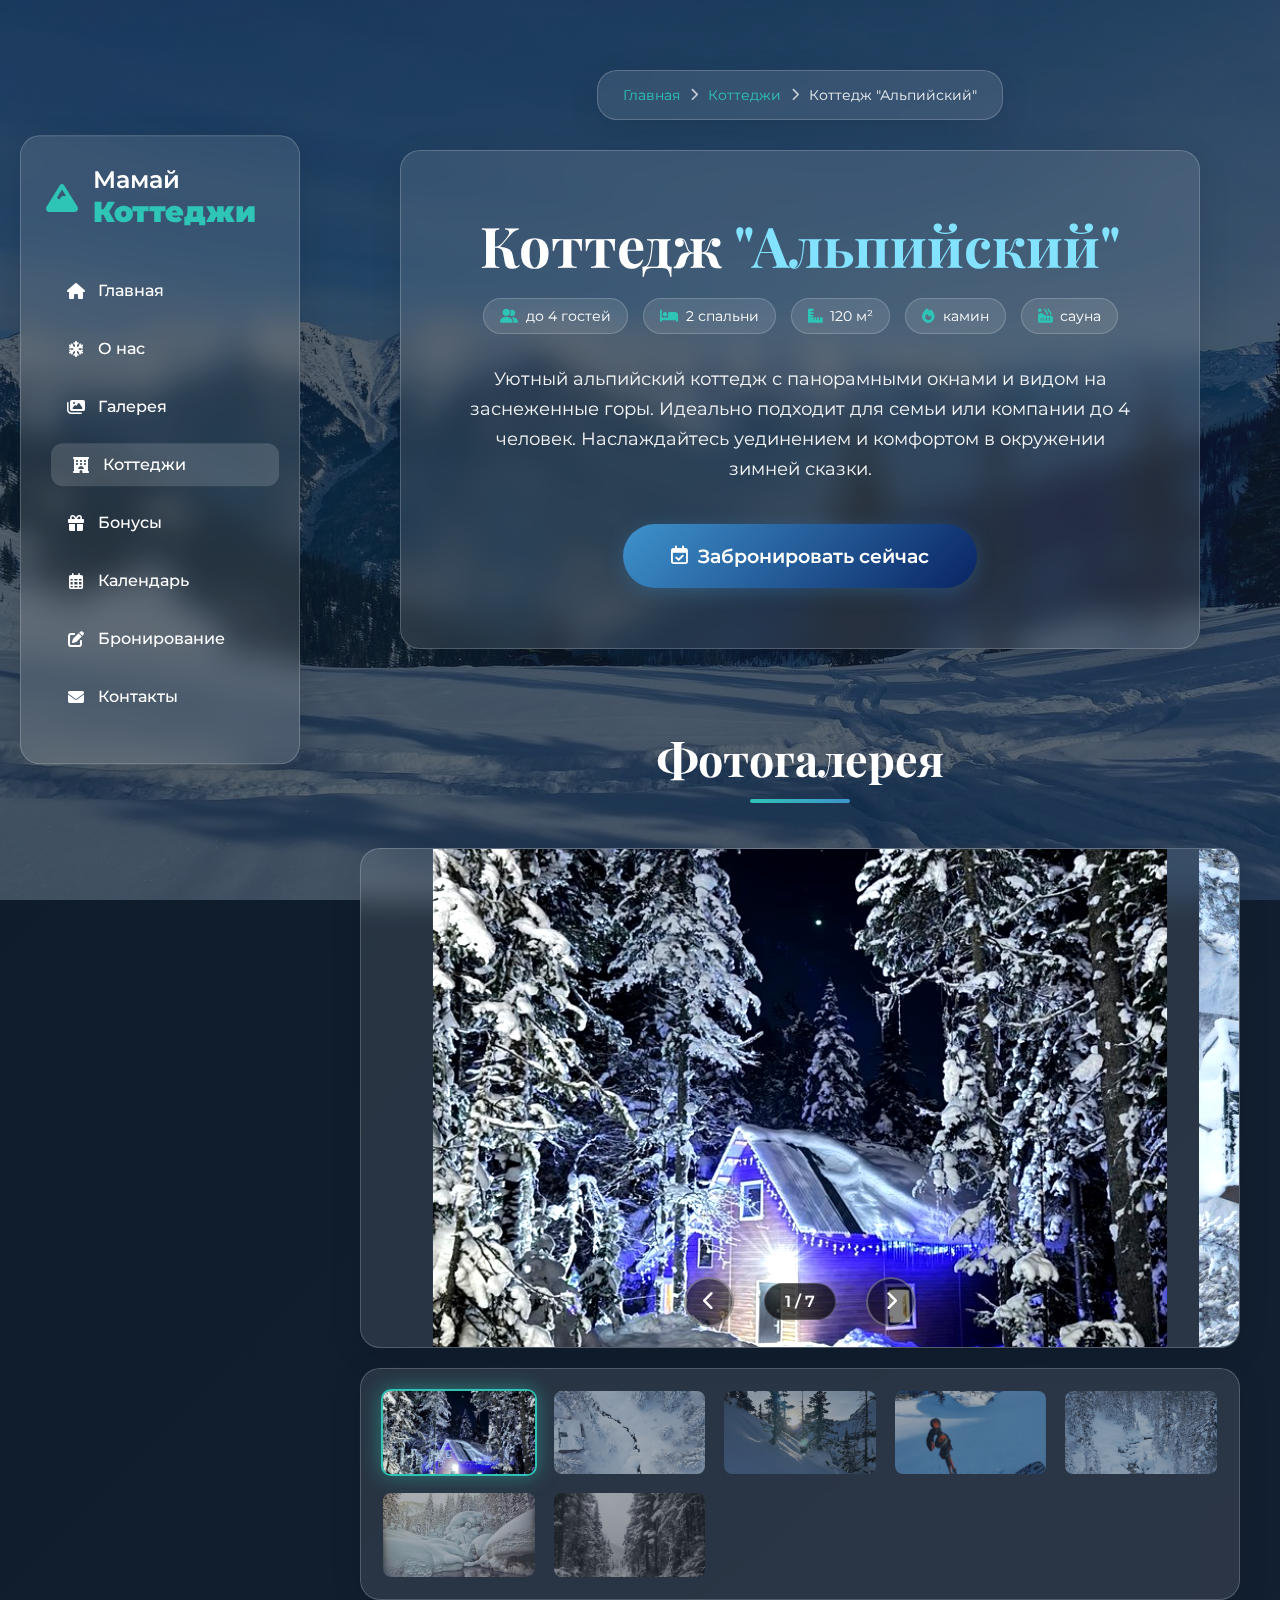
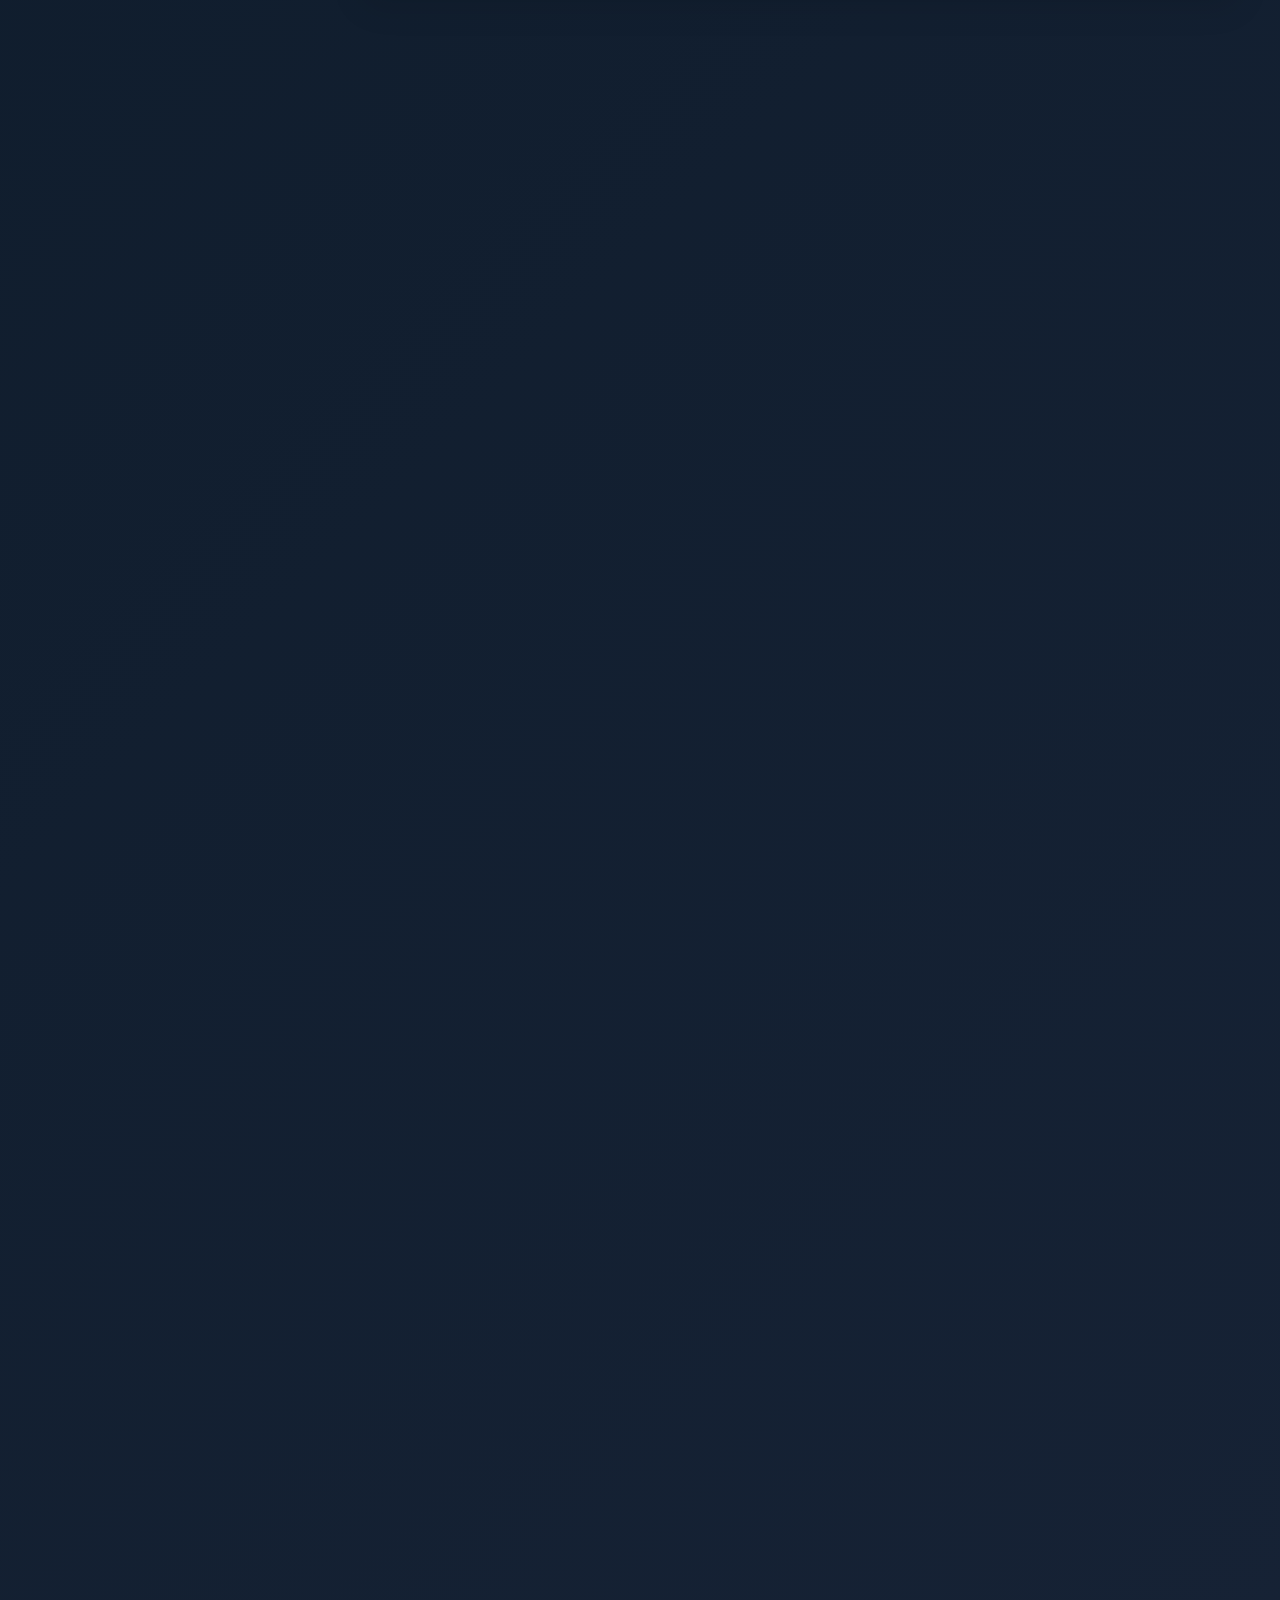
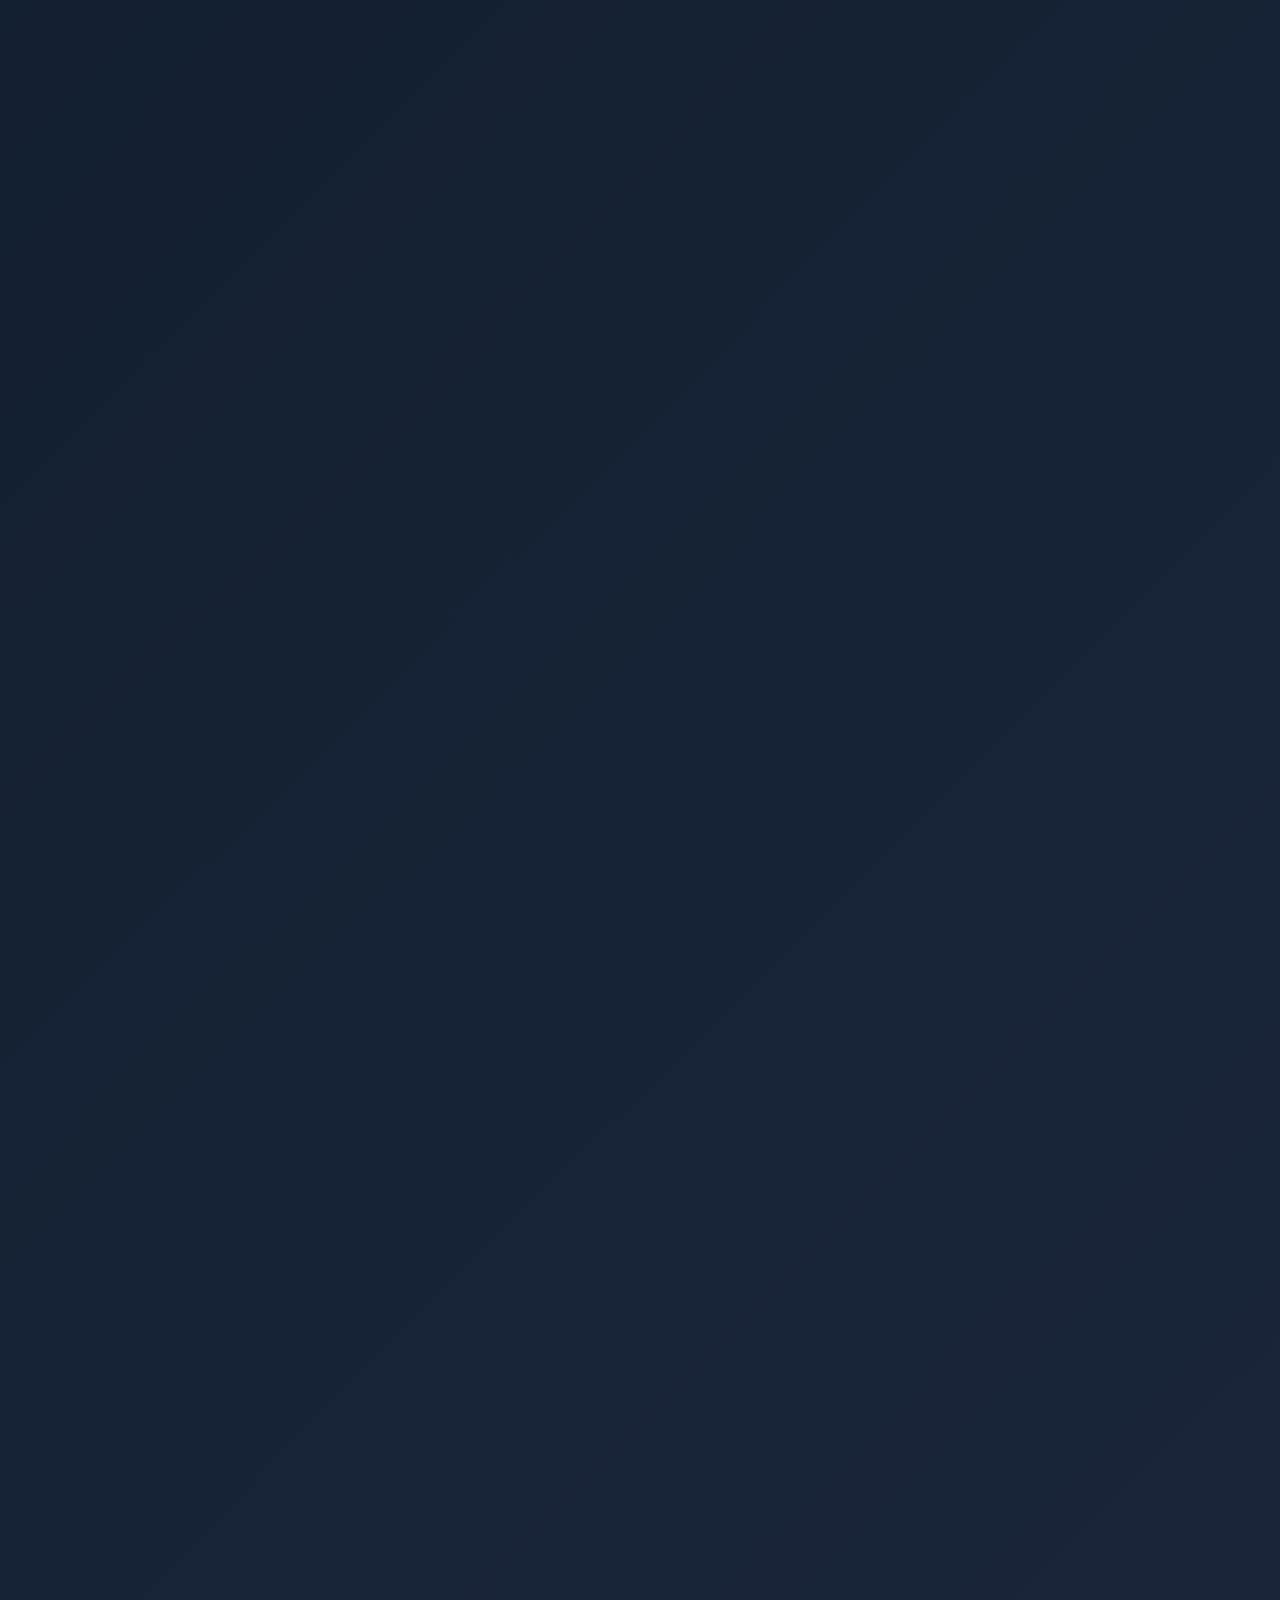
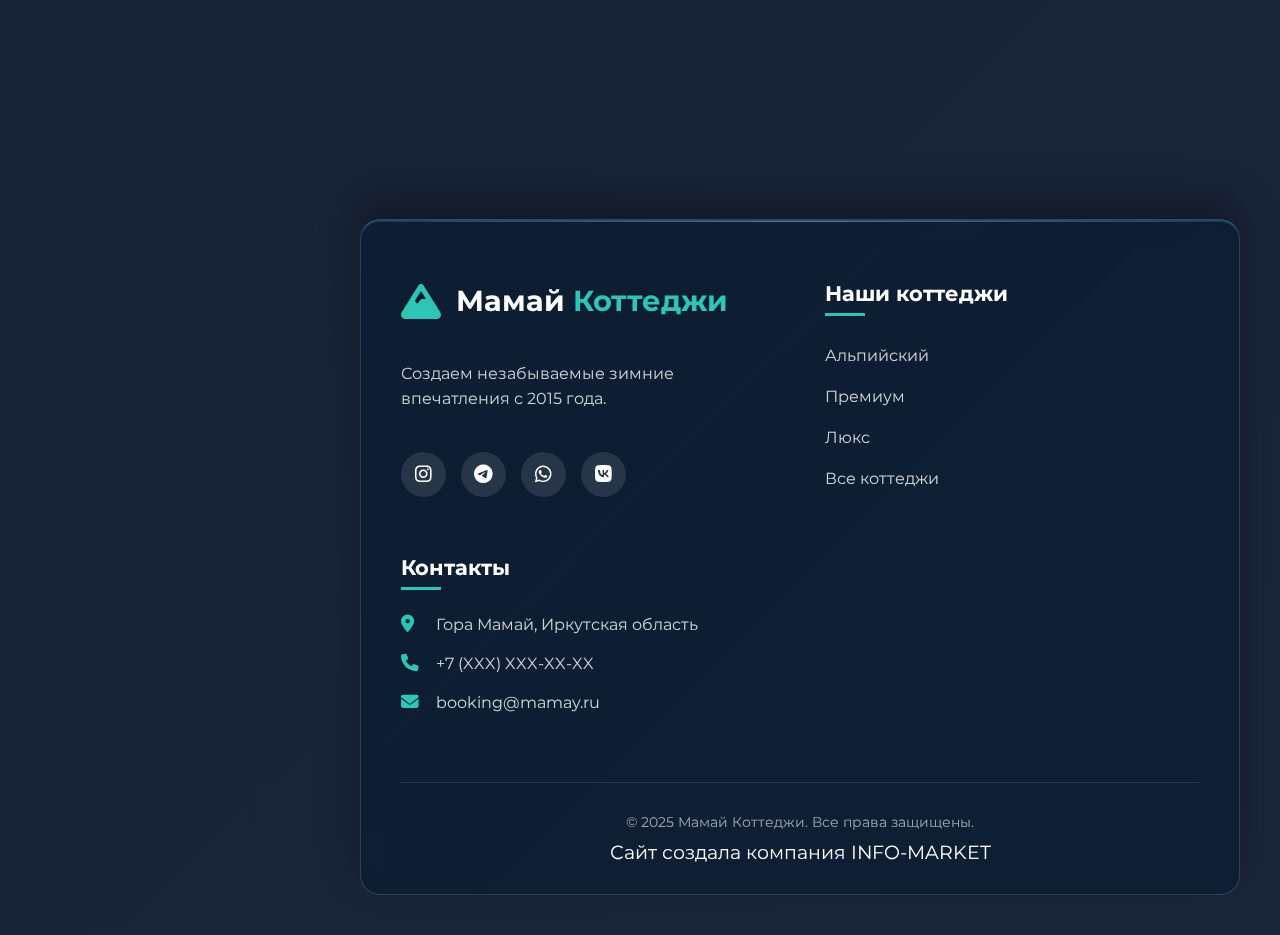
<file: room.html>
<!DOCTYPE html>
<html lang="ru">
<head>
    <meta charset="UTF-8">
    <meta name="viewport" content="width=device-width, initial-scale=1.0">
    <title>Коттедж "Альпийский" - Мамай Коттеджи</title>
    <link rel="stylesheet" href="https://cdnjs.cloudflare.com/ajax/libs/font-awesome/6.4.0/css/all.min.css">
    <link href="https://fonts.googleapis.com/css2?family=Montserrat:wght@300;400;500;600;700&family=Playfair+Display:wght@400;500;700&display=swap" rel="stylesheet">
    <link rel="stylesheet" href="style.css">
    <link rel="stylesheet" href="kras.css">
    <link rel="stylesheet" href="room.css">
    <link rel="icon" type="image/x-icon" href="./image/snowy-house_18036518.png">
</head>
<body>
    <!-- Фоновое изображение -->
    <div class="background-image"></div>
    
    <!-- Мобильный гамбургер -->
    <button class="mobile-hamburger" id="mobileHamburger" aria-label="Мобильное меню">
        <span></span>
        <span></span>
        <span></span>
    </button>
    
    <!-- Оверлей для мобильного меню -->
    <div class="mobile-menu-overlay" id="mobileMenuOverlay"></div>
    
    <!-- Боковое меню -->
    <header class="glass-sidebar">
        <div class="sidebar-content">
            <a href="index.html" class="logo">
                <i class="fas fa-mountain"></i>
                <span>Мамай <strong>Коттеджи</strong></span>
            </a>
            
            <nav class="nav-menu">
                <ul>
                    <li><a href="index.html#home"><i class="fas fa-home"></i>Главная</a></li>
                    <li><a href="index.html#about"><i class="fas fa-snowflake"></i>О нас</a></li>
                    <li><a href="index.html#gallery"><i class="fas fa-images"></i>Галерея</a></li>
                    <li><a href="index.html#homes" class="active"><i class="fas fa-hotel"></i>Коттеджи</a></li>
                    <li><a href="index.html#bonus"><i class="fas fa-gift"></i>Бонусы</a></li>
                    <li><a href="index.html#calendar"><i class="far fa-calendar-alt"></i>Календарь</a></li>
                    <li><a href="index.html#booking"><i class="fas fa-edit"></i>Бронирование</a></li>
                    <li><a href="index.html#contact"><i class="fas fa-envelope"></i>Контакты</a></li>
                </ul>
            </nav>
        </div>
    </header>
    
    <!-- Основной контент -->
    <main class="main-content">
        <!-- Хлебные крошки -->
        <div class="breadcrumbs glass-container">
            <a href="index.html">Главная</a> <i class="fas fa-chevron-right"></i>
            <a href="index.html#homes">Коттеджи</a> <i class="fas fa-chevron-right"></i>
            <span id="roomName">Коттедж "Альпийский"</span>
        </div>
        
        <!-- Герой-секция комнаты -->
        <section class="room-hero-section centered-section">
            <div class="glass-container large room-hero-container">
                <div class="room-header">
                    <h1 class="hero-title" id="roomTitle">Коттедж <span class="highlight">"Альпийский"</span></h1>
                    <div class="room-tags">
                        <span class="room-tag"><i class="fas fa-user-friends"></i> до 4 гостей</span>
                        <span class="room-tag"><i class="fas fa-bed"></i> 2 спальни</span>
                        <span class="room-tag"><i class="fas fa-ruler-combined"></i> 120 м²</span>
                        <span class="room-tag"><i class="fas fa-fire"></i> камин</span>
                        <span class="room-tag"><i class="fas fa-hot-tub"></i> сауна</span>
                    </div>
                </div>
                
                <p class="room-description">
                    Уютный альпийский коттедж с панорамными окнами и видом на заснеженные горы. Идеально подходит для семьи или компании до 4 человек. Наслаждайтесь уединением и комфортом в окружении зимней сказки.
                </p>
                
                <div class="room-hero-actions">
                    <a href="index.html#calendar" class="btn btn-primary btn-large">
                        <i class="far fa-calendar-check"></i> Забронировать сейчас
                    </a>
                </div>
            </div>
        </section>
        
        <!-- Галерея комнаты -->
        <section class="room-gallery-section centered-section">
            <h2 class="section-title">Фотогалерея</h2>
            
            <div class="room-gallery-container">
                <div class="room-main-slider glass-container">
                    <div class="room-slider-wrapper" id="roomSliderWrapper">
                        <!-- Слайды будут добавлены через JS -->
                    </div>
                    <div class="room-slider-controls">
                        <button class="room-slider-btn prev" id="roomPrevBtn">
                            <i class="fas fa-chevron-left"></i>
                        </button>
                        <div class="room-slider-counter">
                            <span id="currentSlide">1</span> / <span id="totalSlides">5</span>
                        </div>
                        <button class="room-slider-btn next" id="roomNextBtn">
                            <i class="fas fa-chevron-right"></i>
                        </button>
                    </div>
                </div>
                
                <div class="room-thumbnails glass-container">
                    <div class="room-thumbnails-grid" id="roomThumbnails">
                        <!-- Миниатюры будут добавлены через JS -->
                    </div>
                </div>
            </div>
        </section>
        
        <!-- Описание комнаты -->
        <section class="room-details-section centered-section">
            <div class="room-details-container">
                <div class="room-about glass-container">
                    <h2 class="section-title">О коттедже</h2>
                    <div class="room-about-content">
                        <p>
                            Коттедж "Альпийский" сочетает в себе современный комфорт и традиционный уют. Просторная гостиная с панорамными окнами открывает захватывающий вид на горный ландшафт, а настоящий камин создает неповторимую атмосферу тепла и уюта.
                        </p>
                        <p>
                            На первом этаже расположена полностью оборудованная кухня с современной техникой, обеденная зона на 6 человек и санузел. На втором этаже вас ждут две уютные спальни с ортопедическими матрасами и гардеробными.
                        </p>
                        <div class="room-feature-highlight freeze-crack-effect">
                            <i class="fas fa-star"></i>
                            <span>Особенность: частная сауна с видом на звездное небо</span>
                        </div>
                    </div>
                </div>
                
                <div class="room-features glass-container">
                    <h3><i class="fas fa-list-check"></i> Удобства и оснащение</h3>
                    <div class="features-grid">
                        <div class="feature-category">
                            <h4><i class="fas fa-utensils"></i> Кухня</h4>
                            <ul>
                                <li><i class="fas fa-check"></i> Полный набор посуды</li>
                                <li><i class="fas fa-check"></i> Холодильник, духовка, микроволновка</li>
                                <li><i class="fas fa-check"></i> Кофемашина и чайник</li>
                                <li><i class="fas fa-check"></i> Посудомоечная машина</li>
                            </ul>
                        </div>
                        
                        <div class="feature-category">
                            <h4><i class="fas fa-couch"></i> Гостиная</h4>
                            <ul>
                                <li><i class="fas fa-check"></i> Панорамные окна</li>
                                <li><i class="fas fa-check"></i> Камин (дрова включены)</li>
                                <li><i class="fas fa-check"></i> Smart TV 55"</li>
                                <li><i class="fas fa-check"></i> Wi-Fi до 100 Мбит/с</li>
                            </ul>
                        </div>
                        
                        <div class="feature-category">
                            <h4><i class="fas fa-bed"></i> Спальни</h4>
                            <ul>
                                <li><i class="fas fa-check"></i> 2 спальни (двуспальная + две односпальные)</li>
                                <li><i class="fas fa-check"></i> Ортопедические матрасы</li>
                                <li><i class="fas fa-check"></i> Постельное белье премиум-класса</li>
                                <li><i class="fas fa-check"></i> Гардеробные и сейф</li>
                            </ul>
                        </div>
                        
                        <div class="feature-category">
                            <h4><i class="fas fa-shower"></i> Санузел и сауна</h4>
                            <ul>
                                <li><i class="fas fa-check"></i> 2 санузла (один с душем)</li>
                                <li><i class="fas fa-check"></i> Фен, полотенца, халаты</li>
                                <li><i class="fas fa-check"></i> Частная финская сауна</li>
                                <li><i class="fas fa-check"></i> Теплые полы</li>
                            </ul>
                        </div>
                    </div>
                </div>
            </div>
        </section>
        
        <!-- Дополнительные услуги -->
        <section class="room-services-section centered-section">
            <h2 class="section-title">Дополнительные услуги</h2>
            <div class="services-grid">
                <div class="service-card glass-container freeze-crack-effect">
                    <div class="service-icon">
                        <i class="fas fa-snowboarding"></i>
                    </div>
                    <h4>Трансфер на склон</h4>
                    <p>Организуем трансфер до горнолыжного склона и обратно</p>
                    <div class="service-price">1 500 ₽/день</div>
                </div>
                
                <div class="service-card glass-container freeze-crack-effect">
                    <div class="service-icon">
                        <i class="fas fa-utensils"></i>
                    </div>
                    <h4>Шеф-повар</h4>
                    <p>Приготовление блюд по вашему заказу прямо в коттедже</p>
                    <div class="service-price">5 000 ₽/день</div>
                </div>
                
                <div class="service-card glass-container freeze-crack-effect">
                    <div class="service-icon">
                        <i class="fas fa-spa"></i>
                    </div>
                    <h4>СПА процедуры</h4>
                    <p>Массаж и спа-процедуры на дому от профессиональных мастеров</p>
                    <div class="service-price">3 000 ₽/сеанс</div>
                </div>
                
                <div class="service-card glass-container freeze-crack-effect">
                    <div class="service-icon">
                        <i class="fas fa-tree"></i>
                    </div>
                    <h4>Новогоднее оформление</h4>
                    <p>Украсим коттедж к праздникам (елка, гирлянды, декор)</p>
                    <div class="service-price">7 000 ₽</div>
                </div>
            </div>
        </section>
        
        <!-- Отзывы -->
        <section class="room-reviews-section centered-section">
            <h2 class="section-title">Отзывы гостей</h2>
            <div class="reviews-slider glass-container">
                <div class="review-card active">
                    <div class="review-header">
                        <div class="review-author">
                            <div class="author-avatar">А</div>
                            <div class="author-info">
                                <h4>Анна и Сергей</h4>
                                <div class="review-rating">
                                    <i class="fas fa-star"></i>
                                    <i class="fas fa-star"></i>
                                    <i class="fas fa-star"></i>
                                    <i class="fas fa-star"></i>
                                    <i class="fas fa-star"></i>
                                </div>
                            </div>
                        </div>
                        <div class="review-date">Январь 2024</div>
                    </div>
                    <p class="review-text">
                        "Отдыхали в Альпийском коттедже на Новый год. Виды из окна - просто волшебные! Камин создавал невероятную атмосферу. Особенно понравилась сауна после катания на лыжах. Обязательно вернемся!"
                    </p>
                </div>
                
                <div class="review-card">
                    <div class="review-header">
                        <div class="review-author">
                            <div class="author-avatar">Д</div>
                            <div class="author-info">
                                <h4>Дмитрий с семьей</h4>
                                <div class="review-rating">
                                    <i class="fas fa-star"></i>
                                    <i class="fas fa-star"></i>
                                    <i class="fas fa-star"></i>
                                    <i class="fas fa-star"></i>
                                    <i class="fas fa-star-half-alt"></i>
                                </div>
                            </div>
                        </div>
                        <div class="review-date">Декабрь 2023</div>
                    </div>
                    <p class="review-text">
                        "Идеальное место для семейного отдыха. Дети в восторге от снега за окном, жена - от полностью оборудованной кухни. Удобное расположение - до склона 10 минут. Спасибо за теплый прием!"
                    </p>
                </div>
                
                <div class="review-card">
                    <div class="review-header">
                        <div class="review-author">
                            <div class="author-avatar">М</div>
                            <div class="author-info">
                                <h4>Мария</h4>
                                <div class="review-rating">
                                    <i class="fas fa-star"></i>
                                    <i class="fas fa-star"></i>
                                    <i class="fas fa-star"></i>
                                    <i class="fas fa-star"></i>
                                    <i class="fas fa-star"></i>
                                </div>
                            </div>
                        </div>
                        <div class="review-date">Февраль 2024</div>
                    </div>
                    <p class="review-text">
                        "Приезжали с подругами на выходные. Коттедж превзошел все ожидания! Фото не передают всей красоты. Уютно, чисто, стильно. Отдельное спасибо за welcome-набор с местными сладостями."
                    </p>
                </div>
                
                <div class="reviews-controls">
                    <button class="review-prev"><i class="fas fa-chevron-left"></i></button>
                    <div class="review-dots">
                        <span class="review-dot active"></span>
                        <span class="review-dot"></span>
                        <span class="review-dot"></span>
                    </div>
                    <button class="review-next"><i class="fas fa-chevron-right"></i></button>
                </div>
            </div>
        </section>
        
        <!-- CTA секция -->
        <section class="room-cta-section centered-section">
            <div class="room-cta-container glass-container large">
                <h2>Готовы к зимней сказке?</h2>
                <p>Забронируйте коттедж "Альпийский" прямо сейчас</p>
                <div class="cta-actions">
                    <a href="index.html#calendar" class="btn btn-primary btn-large">
                        <i class="far fa-calendar-check"></i> Забронировать даты
                    </a>
                    <a href="index.html#contact" class="btn btn-secondary">
                        <i class="fas fa-question-circle"></i> Задать вопрос
                    </a>
                </div>
            </div>
        </section>
        
        <!-- Футер -->
        <footer id="contact" class="footer-section">
            <div class="footer-container">
                <div class="footer-content">
                    <div class="footer-info">
                        <div class="footer-logo">
                            <i class="fas fa-mountain"></i>
                            <h3>Мамай <span>Коттеджи</span></h3>
                        </div>
                        <p class="footer-description">Создаем незабываемые зимние впечатления с 2015 года.</p>
                        
                        <div class="social-links">
                            <a href="#" class="social-link"><i class="fab fa-instagram"></i></a>
                            <a href="#" class="social-link"><i class="fab fa-telegram"></i></a>
                            <a href="#" class="social-link"><i class="fab fa-whatsapp"></i></a>
                            <a href="#" class="social-link"><i class="fab fa-vk"></i></a>
                        </div>
                    </div>
                    
                    <div class="footer-links">
                        <h4>Наши коттеджи</h4>
                        <ul>
                            <li><a href="room.html?id=alpine" class="active">Альпийский</a></li>
                            <li><a href="room.html?id=premium">Премиум</a></li>
                            <li><a href="room.html?id=luxury">Люкс</a></li>
                            <li><a href="index.html#homes">Все коттеджи</a></li>
                        </ul>
                    </div>
                    
                    <div class="footer-contact">
                        <h4>Контакты</h4>
                        <div class="contact-item">
                            <i class="fas fa-map-marker-alt"></i>
                            <span>Гора Мамай, Иркутская область</span>
                        </div>
                        <div class="contact-item">
                            <i class="fas fa-phone"></i>
                            <span>+7 (XXX) XXX-XX-XX</span>
                        </div>
                        <div class="contact-item">
                            <i class="fas fa-envelope"></i>
                            <span>booking@mamay.ru</span>
                        </div>
                    </div>
                </div>
                
                <div class="footer-bottom">
                    <p>&copy; 2025 Мамай Коттеджи. Все права защищены.</p>
                    <p class="comp">Сайт создала компания INFO-MARKET</p>
                </div>
            </div>
        </footer>
    </main>
    
    <!-- Скрипты -->
    <script src="script.js"></script>
    <script src="kras.js"></script>
    <script src="room.js"></script>
</body>
</html>
</file>
<file: style.css>
/* Базовые стили и CSS переменные */
:root {
    --primary-color: #0a2463;
    --secondary-color: #3e92cc;
    --accent-color: #2ec4b6;
    --glass-bg: rgba(255, 255, 255, 0.1);
    --glass-border: rgba(255, 255, 255, 0.2);
    --glass-shadow: 0 8px 32px rgba(0, 0, 0, 0.1);
    --text-light: #ffffff;
    --text-dark: #1a1a2e;
    --frost-blue: #a8dadc;
    --ice-blue: #457b9d;
    --dark-bg: #0d1b2a;
    --transition: all 0.3s cubic-bezier(0.4, 0, 0.2, 1);
    --border-radius: 20px;
    --blur-intensity: blur(15px);
}

* {
    margin: 0;
    padding: 0;
    box-sizing: border-box;
}

html {
    scroll-behavior: smooth;
    font-size: 16px;
}

body {
    font-family: 'Montserrat', sans-serif;
    color: var(--text-light);
    background: linear-gradient(135deg, #0d1b2a 0%, #1b263b 100%);
    min-height: 100vh;
    overflow-x: hidden;
    position: relative;
}

/* Фоновое изображение */
.background-image {
    position: fixed;
    top: 0;
    left: 0;
    width: 100%;
    height: 100%;
    background-image: url('./image/oboy.jpg');
    background-size: cover;
    background-position: center;
    background-repeat: no-repeat;
    z-index: -1;
    opacity: 0.3;
}

/* Мобильный гамбургер */
.mobile-hamburger {
    position: fixed;
    top: 20px;
    left: 20px;
    width: 50px;
    height: 50px;
    background: rgba(255, 255, 255, 0.1);
    backdrop-filter: blur(10px);
    border: 1px solid rgba(255, 255, 255, 0.2);
    border-radius: 12px;
    z-index: 1003;
    display: none;
    flex-direction: column;
    justify-content: center;
    align-items: center;
    gap: 6px;
    cursor: pointer;
    transition: all 0.3s ease;
}

.mobile-hamburger span {
    display: block;
    width: 24px;
    height: 2px;
    background: white;
    transition: all 0.3s ease;
}

.mobile-hamburger.active span:nth-child(1) {
    transform: rotate(45deg) translate(6px, 6px);
}

.mobile-hamburger.active span:nth-child(2) {
    opacity: 0;
}

.mobile-hamburger.active span:nth-child(3) {
    transform: rotate(-45deg) translate(6px, -6px);
}

/* Оверлей для мобильного меню */
.mobile-menu-overlay {
    position: fixed;
    top: 0;
    left: 0;
    width: 100%;
    height: 100%;
    background: rgba(0, 0, 0, 0.7);
    backdrop-filter: blur(5px);
    z-index: 1001;
    display: none;
}

.mobile-menu-overlay.active {
    display: block;
}

/* Боковое меню в стиле стекла */
.glass-sidebar {
    position: fixed;
    left: 20px;
    top: 50%;
    transform: translateY(-50%);
    width: 280px;
    background: var(--glass-bg);
    backdrop-filter: var(--blur-intensity);
    -webkit-backdrop-filter: var(--blur-intensity);
    border: 1px solid var(--glass-border);
    border-radius: var(--border-radius);
    padding: 30px 25px;
    box-shadow: var(--glass-shadow);
    z-index: 1002;
    transition: var(--transition);
}

.sidebar-content {
    display: flex;
    flex-direction: column;
    height: 100%;
}

.logo {
    display: flex;
    align-items: center;
    gap: 15px;
    margin-bottom: 40px;
    text-decoration: none;
    color: var(--text-light);
    font-size: 1.5rem;
    font-weight: 600;
}

.logo i {
    font-size: 2rem;
    color: var(--accent-color);
}

.logo span {
    display: flex;
    flex-direction: column;
    line-height: 1.2;
}

.logo strong {
    color: var(--accent-color);
    font-size: 1.8rem;
}

.nav-menu ul {
    list-style: none;
}

.nav-menu li {
    margin-bottom: 15px;
}

.nav-menu a {
    display: flex;
    align-items: center;
    gap: 12px;
    padding: 12px 20px;
    color: var(--text-light);
    text-decoration: none;
    border-radius: 12px;
    transition: var(--transition);
    font-weight: 500;
}

.nav-menu a:hover,
.nav-menu a.active {
    background: rgba(255, 255, 255, 0.15);
    transform: translateX(5px);
}

.nav-menu a i {
    width: 20px;
    text-align: center;
}

.sidebar-footer {
    margin-top: auto;
    padding-top: 30px;
    border-top: 1px solid var(--glass-border);
}

.contact-info p {
    display: flex;
    align-items: center;
    gap: 10px;
    margin-bottom: 10px;
    font-size: 0.9rem;
    opacity: 0.9;
}

/* Основной контент */
.main-content {
    margin-left: 320px;
    padding: 40px;
    min-height: 100vh;
    display: flex;
    flex-direction: column;
    align-items: center;
}

.centered-section {
    width: 100%;
    max-width: 1200px;
    margin: 0 auto 100px;
    display: flex;
    flex-direction: column;
    align-items: center;
    text-align: center;
}

/* Стеклянные контейнеры */
.glass-container {
    background: var(--glass-bg);
    backdrop-filter: var(--blur-intensity);
    -webkit-backdrop-filter: var(--blur-intensity);
    border: 1px solid var(--glass-border);
    border-radius: var(--border-radius);
    padding: 40px;
    box-shadow: var(--glass-shadow);
    transition: var(--transition);
}

.glass-container.large {
    padding: 60px;
    max-width: 800px;
    margin: 0 auto;
}

.glass-container:hover {
    transform: translateY(-5px);
    box-shadow: 0 15px 40px rgba(0, 0, 0, 0.2);
}

/* Герой секция */
.hero-section {
    padding-top: 100px;
}

.hero-title {
    font-family: 'Playfair Display', serif;
    font-size: 3.5rem;
    font-weight: 700;
    margin-bottom: 20px;
    line-height: 1.2;
}

.hero-title .highlight {
    color: rgb(130, 226, 255);
    position: relative;
}

.hero-title .highlight::after {
    content: '';
    position: absolute;
    bottom: 5px;
    left: 0;
    width: 100%;
    height: 8px;
    z-index: -1;
}

.hero-subtitle {
    font-size: 1.3rem;
    margin-bottom: 40px;
    opacity: 0.9;
    max-width: 600px;
    line-height: 1.6;
}

/* Кнопки */
.btn {
    display: inline-flex;
    align-items: center;
    justify-content: center;
    gap: 10px;
    padding: 16px 32px;
    border-radius: 50px;
    font-weight: 600;
    text-decoration: none;
    cursor: pointer;
    transition: var(--transition);
    border: none;
    font-size: 1rem;
    font-family: 'Montserrat', sans-serif;
}

.btn-primary {
    background: linear-gradient(135deg, var(--secondary-color), var(--primary-color));
    color: var(--text-light);
    box-shadow: 0 4px 20px rgba(62, 146, 204, 0.3);
}

.btn-primary:hover {
    transform: translateY(-3px);
    box-shadow: 0 8px 30px rgba(62, 146, 204, 0.4);
}

.btn-secondary {
    background: rgba(255, 255, 255, 0.15);
    color: var(--text-light);
    border: 1px solid var(--glass-border);
}

.btn-secondary:hover {
    background: rgba(255, 255, 255, 0.25);
    transform: translateY(-3px);
}

.btn-large {
    padding: 20px 48px;
    font-size: 1.2rem;
}

/* Заголовки секций */
.section-title {
    font-family: 'Playfair Display', serif;
    font-size: 2.8rem;
    margin-bottom: 60px;
    position: relative;
    color: var(--text-light);
}

.section-title::after {
    content: '';
    position: absolute;
    bottom: -15px;
    left: 50%;
    transform: translateX(-50%);
    width: 100px;
    height: 4px;
    background: linear-gradient(to right, var(--accent-color), var(--secondary-color));
    border-radius: 2px;
}

/* Сетка стеклянных карточек */
.glass-cards-grid {
    display: grid;
    grid-template-columns: repeat(auto-fit, minmax(300px, 1fr));
    gap: 30px;
    width: 100%;
    margin-top: 30px;
}

.glass-card {
    background: var(--glass-bg);
    backdrop-filter: var(--blur-intensity);
    border: 1px solid var(--glass-border);
    border-radius: var(--border-radius);
    padding: 30px;
    text-align: center;
    transition: var(--transition);
}

.glass-card:hover {
    transform: translateY(-10px);
    background: rgba(255, 255, 255, 0.15);
}

.card-icon {
    width: 80px;
    height: 80px;
    margin: 0 auto 20px;
    background: linear-gradient(135deg, rgba(62, 146, 204, 0.2), rgba(46, 196, 182, 0.2));
    border-radius: 50%;
    display: flex;
    align-items: center;
    justify-content: center;
    font-size: 2rem;
    color: var(--accent-color);
}

.glass-card h3 {
    margin-bottom: 15px;
    font-size: 1.5rem;
    color: var(--text-light);
}

.glass-card p {
    opacity: 0.9;
    line-height: 1.6;
}

/* Слайдер галереи */
.gallery-container {
    width: 100%;
    max-width: 1000px;
    margin: 0 auto;
}

.slider-container {
    position: relative;
    overflow: hidden;
    min-height: 300px;
}

.slider-wrapper {
    display: flex;
    transition: transform 0.5s ease;
    height: 600px;
}

.slide {
    min-width: 100%;
    padding: 20px;
    display: none;
}

.slide.active {
    display: block;
}

.slide img {
    width: 100%;
    height: 100%;
    object-fit: cover;
    border-radius: 15px;
    box-shadow: 0 10px 30px rgba(0, 0, 0, 0.3);
}

.slider-controls {
    display: flex;
    align-items: center;
    justify-content: center;
    gap: 30px;
    margin-top: 30px;
}

.slider-btn {
    width: 50px;
    height: 50px;
    border-radius: 50%;
    background: rgba(255, 255, 255, 0.1);
    border: 1px solid var(--glass-border);
    color: var(--text-light);
    cursor: pointer;
    transition: var(--transition);
    display: flex;
    align-items: center;
    justify-content: center;
}

.slider-btn:hover {
    background: rgba(255, 255, 255, 0.2);
    transform: scale(1.1);
}

.slider-dots {
    display: flex;
    gap: 10px;
}

.dot {
    width: 12px;
    height: 12px;
    border-radius: 50%;
    background: rgba(255, 255, 255, 0.3);
    cursor: pointer;
    transition: var(--transition);
}

.dot.active {
    background: var(--accent-color);
    transform: scale(1.2);
}

/* Секция бонусов */
.bonus-cards {
    display: grid;
    grid-template-columns: repeat(auto-fit, minmax(350px, 1fr));
    gap: 40px;
    width: 100%;
    max-width: 900px;
    margin: 0 auto;
}

.bonus-card {
    text-align: left;
    position: relative;
    overflow: hidden;
}

.bonus-card.premium {
    border: 2px solid var(--accent-color);
    box-shadow: 0 0 30px rgba(46, 196, 182, 0.3);
}

.bonus-header {
    display: flex;
    justify-content: space-between;
    align-items: center;
    margin-bottom: 20px;
    padding-bottom: 20px;
    border-bottom: 1px solid var(--glass-border);
}

.bonus-header h3 {
    display: flex;
    align-items: center;
    gap: 10px;
    font-size: 1.5rem;
    color: var(--text-light);
}

.discount-badge {
    background: linear-gradient(135deg, #ff6b6b, #ff8e53);
    color: white;
    padding: 8px 16px;
    border-radius: 50px;
    font-weight: bold;
    font-size: 1.2rem;
    box-shadow: 0 4px 15px rgba(255, 107, 107, 0.3);
}

.bonus-description {
    margin-bottom: 25px;
    font-size: 1.1rem;
    line-height: 1.6;
    opacity: 0.9;
}

.bonus-features {
    list-style: none;
    margin-bottom: 30px;
}

.bonus-features li {
    display: flex;
    align-items: center;
    gap: 10px;
    margin-bottom: 12px;
    padding: 8px 0;
}

.bonus-features i {
    color: var(--accent-color);
}

/* Календарь */
.calendar-container {
    width: 100%;
    max-width: 1000px;
    margin: 0 auto;
}

.calendar-header {
    text-align: center;
    margin-bottom: 40px;
}

.calendar-header h3 {
    font-size: 2rem;
    margin-bottom: 15px;
    color: var(--text-light);
}

.calendar-subtitle {
    opacity: 0.8;
    display: flex;
    align-items: center;
    justify-content: center;
    gap: 15px;
    flex-wrap: wrap;
}

.available-dot,
.booked-dot {
    display: inline-block;
    width: 12px;
    height: 12px;
    border-radius: 50%;
    margin-right: 5px;
}

.available-dot {
    background: var(--accent-color);
}

.booked-dot {
    background: #ff6b6b;
}

.calendar-wrapper {
    width: 100%;
}

.calendar-controls {
    display: flex;
    align-items: center;
    justify-content: space-between;
    margin-bottom: 30px;
    padding: 0 20px;
}

.calendar-controls h4 {
    font-size: 1.8rem;
    color: var(--text-light);
    font-weight: 600;
}

.month-nav {
    width: 50px;
    height: 50px;
    border-radius: 50%;
    background: rgba(255, 255, 255, 0.1);
    border: 1px solid var(--glass-border);
    color: var(--text-light);
    cursor: pointer;
    transition: var(--transition);
    display: flex;
    align-items: center;
    justify-content: center;
}

.month-nav:hover {
    background: rgba(255, 255, 255, 0.2);
    transform: scale(1.1);
}

.calendar-grid {
    display: grid;
    grid-template-columns: repeat(7, 1fr);
    gap: 10px;
    margin-bottom: 30px;
}

.day-header {
    text-align: center;
    padding: 15px;
    font-weight: 600;
    color: var(--accent-color);
    border-bottom: 1px solid var(--glass-border);
}

.day-cell {
    aspect-ratio: 1;
    display: flex;
    align-items: center;
    justify-content: center;
    border-radius: 10px;
    cursor: pointer;
    transition: var(--transition);
    font-weight: 500;
    position: relative;
}

.day-cell:hover:not(.empty, .booked) {
    background: rgba(255, 255, 255, 0.1);
    transform: scale(1.05);
}

.day-cell.available {
    background: rgba(46, 196, 182, 0.2);
    color: var(--text-light);
}

.day-cell.booked {
    background: rgba(255, 107, 107, 0.2);
    color: #ff6b6b;
    cursor: not-allowed;
    text-decoration: line-through;
}

.day-cell.selected {
    background: linear-gradient(135deg, var(--accent-color), var(--secondary-color));
    color: white;
    box-shadow: 0 5px 15px rgba(46, 196, 182, 0.4);
}

.day-cell.empty {
    cursor: default;
    opacity: 0.3;
}

.selected-dates {
    display: grid;
    grid-template-columns: repeat(3, 1fr);
    gap: 20px;
    margin: 40px 0;
    padding: 30px;
    background: rgba(255, 255, 255, 0.05);
    border-radius: 15px;
    border: 1px solid var(--glass-border);
}

.date-info {
    text-align: center;
}

.date-info span {
    display: block;
    margin-bottom: 8px;
    opacity: 0.8;
    font-size: 0.9rem;
}

.date-info strong {
    font-size: 1.3rem;
    color: var(--accent-color);
}

.price-summary {
    background: rgba(255, 255, 255, 0.05);
    padding: 30px;
    border-radius: 15px;
    margin-bottom: 30px;
    border: 1px solid var(--glass-border);
}

.price-row {
    display: flex;
    justify-content: space-between;
    align-items: center;
    padding: 15px 0;
    border-bottom: 1px solid rgba(255, 255, 255, 0.1);
}

.price-row.total {
    border-bottom: none;
    border-top: 2px solid var(--accent-color);
    font-size: 1.3rem;
    margin-top: 10px;
    padding-top: 20px;
}

/* Форма бронирования */
.booking-form-container {
    width: 100%;
    max-width: 900px;
    margin: 0 auto;
}

.form-grid {
    display: grid;
    grid-template-columns: repeat(2, 1fr);
    gap: 30px;
    margin-bottom: 40px;
}

.form-group {
    display: flex;
    flex-direction: column;
}

.form-group.full-width {
    grid-column: 1 / -1;
}

.form-group label {
    display: flex;
    align-items: center;
    gap: 10px;
    margin-bottom: 12px;
    font-weight: 600;
    color: var(--text-light);
}
option{
    background-color: #2e323a;
}
.form-group i {
    color: var(--accent-color);
}
.form-group input,
.form-group select,
.form-group textarea {
    padding: 16px 20px;
    background: rgba(255, 255, 255, 0.1);
    border: 1px solid var(--glass-border);
    border-radius: 12px;
    color: var(--text-light);
    font-family: 'Montserrat', sans-serif;
    font-size: 1rem;
    transition: var(--transition);
}

.form-group input:focus,
.form-group select:focus,
.form-group textarea:focus {
    outline: none;
    border-color: var(--accent-color);
    background: rgba(255, 255, 255, 0.15);
    box-shadow: 0 0 0 3px rgba(46, 196, 182, 0.1);
}

.form-group textarea {
    min-height: 120px;
    resize: vertical;
}

.form-footer {
    display: flex;
    justify-content: space-between;
    align-items: center;
    flex-wrap: wrap;
    gap: 20px;
    padding-top: 30px;
    border-top: 1px solid var(--glass-border);
}

/* Вариант с идеальным центрированием через flex */
.agreement {
    display: flex;
    align-items: center;
    gap: 15px;
    margin-bottom: 20px;
}

.input-one {
    display: none;
}

.input-one + label {
    display: flex;
    align-items: center;
    gap: 15px;
    cursor: pointer;
    position: relative;
}

.input-one + label:before {
    content: '';
    width: 24px;
    height: 24px;
    border: 2px solid rgba(255, 255, 255, 0.3);
    border-radius: 6px;
    background: rgba(255, 255, 255, 0.1);
    display: flex;
    align-items: center;
    justify-content: center;
    transition: all 0.2s ease;
}

.input-one:checked + label:before {
    background: var(--accent-color);
    border-color: var(--accent-color);
}

/* Галочка внутри псевдоэлемента before */
.input-one:checked + label:before {
    content: '✓';
    color: white;
    font-size: 16px;
    font-weight: bold;
}

.agreement label {
    font-size: 0.95rem;
    color: var(--text-light);
    opacity: 0.9;
    line-height: 1.4;
}


/* Футер */
.footer-section {
    width: 100%;
    border-radius: 20px; 
    background: rgba(13, 27, 42, 0.7); 
    backdrop-filter: blur(10px) saturate(1.8); 
    -webkit-backdrop-filter: blur(10px) saturate(1.8); 
    border: 1px solid rgba(255, 255, 255, 0.15);
    border-top: 2px solid rgba(62, 146, 204, 0.4); 
    margin-top: 100px;
    position: relative;
    overflow: hidden;
    box-shadow: 
        0 -20px 40px rgba(0, 0, 0, 0.3), 
        inset 0 1px 0 rgba(255, 255, 255, 0.1); 
}
.comp{
    font-size: 14pt;
    color:white;
}
.footer-section::before {
    content: '';
    position: absolute;
    top: 0;
    left: 0;
    right: 0;
    height: 1px;
    background: linear-gradient(90deg, 
        transparent, 
        rgba(255, 255, 255, 0.3), 
        transparent);
    z-index: 1;
}


.footer-container {
    max-width: 1200px;
    margin: 0 auto;
    padding: 60px 40px 30px;
}

.footer-content {
    display: grid;
    grid-template-columns: repeat(auto-fit, minmax(250px, 1fr));
    gap: 50px;
    margin-bottom: 50px;
}

.footer-info {
    display: flex;
    flex-direction: column;
    gap: 20px;
}

.footer-logo {
    display: flex;
    align-items: center;
    gap: 15px;
    margin-bottom: 20px;
}

.footer-logo i {
    font-size: 2.5rem;
    color: var(--accent-color);
}

.footer-logo h3 {
    font-size: 1.8rem;
    color: var(--text-light);
}

.footer-logo span {
    color: var(--accent-color);
}

.footer-description {
    opacity: 0.8;
    line-height: 1.6;
    max-width: 300px;
}

.social-links {
    display: flex;
    gap: 15px;
    margin-top: 20px;
}

.social-link {
    width: 45px;
    height: 45px;
    border-radius: 50%;
    background: rgba(255, 255, 255, 0.1);
    display: flex;
    align-items: center;
    justify-content: center;
    color: var(--text-light);
    text-decoration: none;
    transition: var(--transition);
    font-size: 1.2rem;
}

.social-link:hover {
    background: var(--accent-color);
    transform: translateY(-3px);
}

.footer-links h4,
.footer-contact h4 {
    font-size: 1.3rem;
    margin-bottom: 25px;
    color: var(--text-light);
    position: relative;
    padding-bottom: 10px;
}

.footer-links h4::after,
.footer-contact h4::after {
    content: '';
    position: absolute;
    bottom: 0;
    left: 0;
    width: 40px;
    height: 3px;
    background: var(--accent-color);
}

.footer-links ul {
    list-style: none;
}

.footer-links li {
    margin-bottom: 12px;
}

.footer-links a {
    color: rgba(255, 255, 255, 0.8);
    text-decoration: none;
    transition: var(--transition);
    display: inline-block;
    padding: 5px 0;
}

.footer-links a:hover {
    color: var(--accent-color);
    transform: translateX(5px);
}

.contact-item {
    display: flex;
    align-items: center;
    gap: 15px;
    margin-bottom: 20px;
    color: rgba(255, 255, 255, 0.8);
}

.contact-item i {
    color: var(--accent-color);
    font-size: 1.1rem;
    width: 20px;
}

.footer-bottom {
    text-align: center;
    padding-top: 30px;
    border-top: 1px solid rgba(255, 255, 255, 0.1);
    color: rgba(255, 255, 255, 0.6);
    font-size: 0.9rem;
    display: flex;
    flex-direction: column;
    gap: 10px;
}



/* ==============================================================
================================================================= */

/* АДАПТИВНОСТЬ */
@media (max-width: 1200px) {
    .main-content {
        margin-left: 320px;
        padding: 30px;
    }
}

@media (max-width: 992px) {
    /* Показываем гамбургер на мобильных */
    .mobile-hamburger {
        display: flex;
    }
    
    /* Делаем меню выезжающим слева на мобильных */
    .glass-sidebar {
        position: fixed;
        top: 0px;
        padding-top: 100px;
        left: -300px;
        height: 100vh;
        width: 280px;
        transform: none;
        transition: left 0.4s cubic-bezier(0.4, 0, 0.2, 1);
        z-index: 1002;
        background: rgb(59, 82, 100);
        backdrop-filter: blur(20px);
        border-radius: 0;
        border-right: 1px solid rgba(255, 255, 255, 0.2);
    }
    
    .glass-sidebar.active {
        left: 0;
    }
    
    .main-content {
        margin-left: 0;
        padding: 20px;
        padding-top: 80px;
    }
    
    .hero-title {
        font-size: 2.8rem;
    }
    
    .section-title {
        font-size: 2.3rem;
    }
}

@media (max-width: 768px) {
    .form-grid {
        grid-template-columns: 1fr;
    }
    
    .selected-dates {
        grid-template-columns: 1fr;
        gap: 15px;
    }
    
    .bonus-cards {
        grid-template-columns: 1fr;
    }
    
    .glass-container {
        padding: 25px;
    }
    
    .glass-container.large {
        padding: 40px;
    }
    
    .hero-title {
        font-size: 2.2rem;
    }
    
    .hero-subtitle {
        font-size: 1.1rem;
    }
    
    .calendar-controls h4 {
        font-size: 1.4rem;
    }

    /* Новые стили для компактного календаря на мобильных */
    .calendar-grid {
        gap: 5px;
    }
    
    .day-header, .day-cell {
        padding: 10px 5px;
        font-size: 0.9rem;
    }
    
    .calendar-controls {
        padding: 0 10px;
        margin-bottom: 20px;
    }
    
    .selected-dates {
        padding: 20px;
        margin: 20px 0;
    }
    
    .price-summary {
        padding: 20px;
        margin-bottom: 20px;
    }
    
    .calendar-container.glass-container {
        padding: 20px;
        overflow: hidden;
    }
    
    .calendar-header {
        margin-bottom: 20px;
    }
    
    .calendar-header h3 {
        font-size: 1.6rem;
    }
    
    .slider-wrapper {
        height: 300px;
    }
    .input-one + label:before {
        width: 30px;
        height: 22px;
    }
    
    .input-one:checked + label:before {
        font-size: 15px;
    }
}

@media (max-width: 480px) {
    .main-content {
        padding: 15px;
        padding-top: 70px;
    }
    
    .hero-title {
        font-size: 1.8rem;
    }
    
    .section-title {
        font-size: 1.8rem;
    }
    
    .btn-large {
        padding: 16px 32px;
        font-size: 1rem;
    }
    
    /* Еще более компактный календарь на маленьких экранах */
    .calendar-grid {
        gap: 3px;
    }
    
    .day-header, .day-cell {
        padding: 8px 3px;
        font-size: 0.8rem;
    }
    
    .day-cell {
        min-height: 40px;
    }
    
    .calendar-controls h4 {
        font-size: 1.2rem;
    }
    
    .month-nav {
        width: 40px;
        height: 40px;
    }
    
    .selected-dates {
        padding: 15px;
        margin: 15px 0;
    }
    
    .date-info strong {
        font-size: 1.1rem;
    }
    
    .price-summary {
        padding: 15px;
    }
    
    .price-row {
        padding: 10px 0;
        font-size: 0.9rem;
    }
    
    .form-footer {
        flex-direction: column;
        align-items: stretch;
    }
    
    .glass-sidebar {
        width: 250px;
    }
    
    .calendar-container.glass-container {
        padding: 15px;
    }
}

/* Дополнительный медиа-запрос для очень маленьких экранов */
@media (max-width: 360px) {
    .calendar-grid {
        gap: 2px;
    }
    
    .day-header, .day-cell {
        padding: 6px 2px;
        font-size: 0.75rem;
    }
    
    .day-cell {
        min-height: 35px;
    }
    
    .calendar-controls {
        flex-wrap: wrap;
        gap: 15px;
        justify-content: center;
    }
    
    .calendar-controls h4 {
        width: 100%;
        text-align: center;
        order: -1;
    }
}

/* Стили для секции "Наши дома" */
.homes-section {
    margin-bottom: 100px;
}

/* Уже есть стили для .glass-cards-grid и .glass-card, но если нужно что-то специфичное: */
.homes-section .glass-card {
    display: flex;
    flex-direction: column;
    justify-content: space-between;
    min-height: 380px;
}

/* Стили для календаря в форме */
.date-picker-container {
    position: relative;
}

.date-input {
    width: 100%;
    padding: 16px 50px 16px 20px;
    background: rgba(255, 255, 255, 0.1);
    border: 1px solid var(--glass-border);
    border-radius: 12px;
    color: var(--text-light);
    font-family: 'Montserrat', sans-serif;
    font-size: 1rem;
    transition: var(--transition);
    cursor: pointer;
}

.date-input:focus {
    outline: none;
    border-color: var(--accent-color);
    background: rgba(255, 255, 255, 0.15);
    box-shadow: 0 0 0 3px rgba(46, 196, 182, 0.1);
}

.date-input:hover {
    background: rgba(255, 255, 255, 0.15);
}

.calendar-trigger-btn {
    position: absolute;
    right: 10px;
    top: 50%;
    transform: translateY(-50%);
    width: 36px;
    height: 36px;
    background: transparent;
    border: none;
    color: var(--accent-color);
    cursor: pointer;
    font-size: 1.2rem;
    border-radius: 8px;
    transition: var(--transition);
    display: flex;
    align-items: center;
    justify-content: center;
}

.calendar-trigger-btn:hover {
    background: rgba(255, 255, 255, 0.1);
    transform: translateY(-50%) scale(1.1);
}

/* Мини-календарь - убрана излишняя прозрачность */
.mini-calendar-popup {
    position: absolute;
    top: 100%;
    left: 0;
    width: 100%;
    min-width: 320px;
    background: rgba(15, 30, 50, 0.95); /* Увеличил непрозрачность */
    backdrop-filter: blur(20px) saturate(180%);
    -webkit-backdrop-filter: blur(20px) saturate(180%);
    border: 1px solid rgba(255, 255, 255, 0.2);
    border-radius: var(--border-radius);
    padding: 20px;
    margin-top: 10px;
    box-shadow: 0 15px 50px rgba(0, 0, 0, 0.3);
    z-index: 1000;
    display: none;
    animation: calendarFadeIn 0.3s ease;
}

@keyframes calendarFadeIn {
    from {
        opacity: 0;
        transform: translateY(-10px);
    }
    to {
        opacity: 1;
        transform: translateY(0);
    }
}

.mini-calendar-popup.show {
    display: block;
}

.calendar-header {
    display: flex;
    align-items: center;
    justify-content: space-between;
    margin-bottom: 15px;
    padding-bottom: 10px;
    border-bottom: 1px solid rgba(255, 255, 255, 0.1);
}

.calendar-header h4 {
    font-size: 1.1rem;
    font-weight: 600;
    color: var(--text-light);
}

.calendar-nav {
    width: 32px;
    height: 32px;
    border-radius: 50%;
    background: rgba(255, 255, 255, 0.15);
    border: 1px solid var(--glass-border);
    color: var(--text-light);
    cursor: pointer;
    transition: var(--transition);
    display: flex;
    align-items: center;
    justify-content: center;
}

.calendar-nav:hover {
    background: rgba(255, 255, 255, 0.25);
    transform: scale(1.1);
}

.calendar-weekdays {
    display: grid;
    grid-template-columns: repeat(7, 1fr);
    gap: 5px;
    margin-bottom: 10px;
    text-align: center;
}

.calendar-weekdays div {
    font-size: 0.8rem;
    font-weight: 600;
    color: var(--accent-color);
    padding: 5px 0;
}

.calendar-days {
    display: grid;
    grid-template-columns: repeat(7, 1fr);
    gap: 5px;
}

.calendar-day {
    aspect-ratio: 1;
    display: flex;
    align-items: center;
    justify-content: center;
    border-radius: 8px;
    cursor: pointer;
    transition: var(--transition);
    font-size: 0.9rem;
    font-weight: 500;
    color: var(--text-light);
    position: relative;
    z-index: 1;
    background: rgba(255, 255, 255, 0.05);
}

.calendar-day:hover:not(.disabled, .selected, .in-range) {
    background: rgba(255, 255, 255, 0.15);
    transform: scale(1.1);
}

.calendar-day.empty {
    cursor: default;
    opacity: 0.3;
    background: transparent;
}

.calendar-day.today {
    background: rgba(46, 196, 182, 0.3);
    color: var(--accent-color);
    font-weight: 700;
    border: 1px solid rgba(46, 196, 182, 0.5);
}

.calendar-day.selected {
    background: linear-gradient(135deg, var(--accent-color), var(--secondary-color));
    color: white;
    box-shadow: 0 3px 10px rgba(46, 196, 182, 0.4);
}

.calendar-day.in-range {
    background: rgba(46, 196, 182, 0.2);
    color: var(--text-light);
}

.calendar-day.disabled {
    background: rgba(255, 107, 107, 0.2);
    color: rgba(255, 107, 107, 0.7);
    cursor: not-allowed;
    text-decoration: line-through;
}

.calendar-day.disabled:hover {
    transform: none;
    background: rgba(255, 107, 107, 0.2);
}

/* Эффект для дня в диапазоне */
.calendar-day.in-range::before {
    content: '';
    position: absolute;
    top: 0;
    left: 0;
    right: 0;
    bottom: 0;
    background: linear-gradient(135deg, rgba(46, 196, 182, 0.2), rgba(62, 146, 204, 0.2));
    border-radius: 8px;
    z-index: -1;
}

.calendar-footer {
    margin-top: 15px;
    padding-top: 15px;
    border-top: 1px solid rgba(255, 255, 255, 0.1);
}

.selected-dates-preview {
    background: rgba(255, 255, 255, 0.08);
    padding: 12px;
    border-radius: 10px;
    margin-bottom: 15px;
    text-align: center;
    border: 1px solid rgba(46, 196, 182, 0.3);
}

.selected-dates-preview span {
    font-size: 0.9rem;
    color: var(--accent-color);
    font-weight: 600;
}

.calendar-actions {
    display: flex;
    gap: 10px;
}

.calendar-actions button {
    flex: 1;
    padding: 10px;
    font-size: 0.9rem;
}

.date-selection-info {
    display: flex;
    align-items: center;
    gap: 8px;
    margin-top: 10px;
    font-size: 0.85rem;
    color: rgba(255, 255, 255, 0.7);
}

.date-selection-info i {
    color: var(--accent-color);
}

/* Эффект снежинок для календаря */
.mini-calendar-popup::before {
    content: '❄';
    position: absolute;
    top: -10px;
    right: 15px;
    font-size: 1.2rem;
    opacity: 0.7;
    animation: snowFloat 3s ease-in-out infinite;
}

@keyframes snowFloat {
    0%, 100% {
        transform: translateY(0) rotate(0deg);
    }
    50% {
        transform: translateY(-5px) rotate(180deg);
    }
}

/* Анимация подтверждения дат */
@keyframes dateConfirmed {
    0% { 
        box-shadow: 0 0 0 0 rgba(46, 196, 182, 0.4); 
        border-color: var(--accent-color);
    }
    70% { 
        box-shadow: 0 0 0 10px rgba(46, 196, 182, 0); 
        border-color: var(--accent-color);
    }
    100% { 
        box-shadow: 0 0 0 0 rgba(46, 196, 182, 0); 
        border-color: var(--glass-border);
    }
}

/* Уведомления */
.date-notification {
    position: fixed;
    top: 20px;
    right: 20px;
    background: rgba(255, 107, 107, 0.95);
    color: white;
    padding: 12px 20px;
    border-radius: 10px;
    z-index: 1002;
    font-size: 0.9rem;
    font-weight: 500;
    box-shadow: 0 5px 15px rgba(0, 0, 0, 0.2);
    animation: slideIn 0.3s ease;
}

@keyframes slideIn {
    from {
        transform: translateX(100%);
        opacity: 0;
    }
    to {
        transform: translateX(0);
        opacity: 1;
    }
}

@keyframes slideOut {
    from {
        transform: translateX(0);
        opacity: 1;
    }
    to {
        transform: translateX(100%);
        opacity: 0;
    }
}

/* Адаптивность для календаря */
@media (max-width: 768px) {
    .mini-calendar-popup {
        position: fixed;
        top: 50%;
        left: 50%;
        transform: translate(-50%, -50%);
        width: 90%;
        max-width: 350px;
        margin: 0;
        z-index: 1001;
    }
    
    .calendar-day {
        font-size: 0.8rem;
    }
    
    .calendar-actions {
        flex-direction: column;
    }
}

@media (max-width: 480px) {
    .mini-calendar-popup {
        width: 95%;
        padding: 15px;
    }
    
    .calendar-weekdays div {
        font-size: 0.7rem;
    }
    
    .calendar-day {
        font-size: 0.75rem;
    }
}
</file>
<file: kras.css>
/* kras.css - Специальные эффекты для красивого дизайна */

/* Анимация появления */
@keyframes fadeInUp {
    from {
        opacity: 0;
        transform: translateY(30px);
    }
    to {
        opacity: 1;
        transform: translateY(0);
    }
}

@keyframes float {
    0%, 100% {
        transform: translateY(0);
    }
    50% {
        transform: translateY(-10px);
    }
}

@keyframes shimmer {
    0% {
        background-position: -1000px 0;
    }
    100% {
        background-position: 1000px 0;
    }
}

/* Эффект снега */
.snow-effect {
    position: fixed;
    top: 0;
    left: 0;
    width: 100%;
    height: 100%;
    pointer-events: none;
    z-index: 1;
}

.snowflake {
    position: absolute;
    top: -10px;
    color: rgba(255, 255, 255, 0.8);
    font-size: 1rem;
    animation: fall linear infinite;
    pointer-events: none;
}

@keyframes fall {
    to {
        transform: translateY(100vh) rotate(360deg);
    }
}

/* Эффект переливывания */
.gradient-border {
    position: relative;
    border: double 3px transparent;
    border-radius: var(--border-radius);
    background-image: linear-gradient(var(--glass-bg), var(--glass-bg)), 
                      linear-gradient(45deg, var(--accent-color), var(--secondary-color), #ff6b6b);
    background-origin: border-box;
    background-clip: padding-box, border-box;
    animation: borderGlow 3s ease-in-out infinite alternate;
}

@keyframes borderGlow {
    0% {
        background-image: linear-gradient(var(--glass-bg), var(--glass-bg)), 
                          linear-gradient(45deg, var(--accent-color), var(--secondary-color), #ff6b6b);
    }
    100% {
        background-image: linear-gradient(var(--glass-bg), var(--glass-bg)), 
                          linear-gradient(225deg, var(--accent-color), var(--secondary-color), #ff6b6b);
    }
}

/* Эффект свечения */
.glow-effect {
    position: relative;
}

.glow-effect::after {
    content: '';
    position: absolute;
    top: -2px;
    left: -2px;
    right: -2px;
    bottom: -2px;
    background: linear-gradient(45deg, var(--accent-color), var(--secondary-color), var(--accent-color));
    border-radius: calc(var(--border-radius) + 4px);
    z-index: -1;
    opacity: 0;
    transition: opacity 0.3s ease;
}

.glow-effect:hover::after {
    opacity: 0.3;
    animation: glowPulse 2s ease-in-out infinite;
}

@keyframes glowPulse {
    0%, 100% {
        opacity: 0.3;
    }
    50% {
        opacity: 0.6;
    }
}

/* Эффект параллакса */
.parallax-layer {
    transition: transform 0.3s ease-out;
}

/* Анимация для карточек при скролле */
.reveal-on-scroll {
    opacity: 0;
    transform: translateY(50px);
    transition: all 0.8s cubic-bezier(0.4, 0, 0.2, 1);
}

.reveal-on-scroll.visible {
    opacity: 1;
    transform: translateY(0);
}

/* Эффект стекла с градиентом */
.glass-gradient {
    background: linear-gradient(
        135deg,
        rgba(255, 255, 255, 0.1) 0%,
        rgba(255, 255, 255, 0.05) 50%,
        rgba(255, 255, 255, 0.02) 100%
    );
    backdrop-filter: blur(20px) saturate(180%);
    -webkit-backdrop-filter: blur(20px) saturate(180%);
}

/* Эффект морозного узора */
.frost-pattern {
    background-image: 
        radial-gradient(circle at 25% 25%, rgba(255, 255, 255, 0.1) 1px, transparent 1px),
        radial-gradient(circle at 75% 75%, rgba(255, 255, 255, 0.05) 1px, transparent 1px);
    background-size: 50px 50px;
}

/* Анимация кнопок */
.btn-pulse {
    position: relative;
    overflow: hidden;
}

.btn-pulse::before {
    content: '';
    position: absolute;
    top: 50%;
    left: 50%;
    width: 0;
    height: 0;
    border-radius: 50%;
    background: rgba(255, 255, 255, 0.3);
    transform: translate(-50%, -50%);
    transition: width 0.6s, height 0.6s;
}

.btn-pulse:hover::before {
    width: 300px;
    height: 300px;
}

/* Эффект для изображений */
.image-glow img {
    filter: brightness(1.1) contrast(1.05);
    transition: filter 0.5s ease;
}

.image-glow:hover img {
    filter: brightness(1.2) contrast(1.1) saturate(1.3);
}

/* Эффект текста с градиентом */
.gradient-text {
    background: linear-gradient(135deg, var(--accent-color), var(--secondary-color), #a8dadc);
    -webkit-background-clip: text;
    background-clip: text;
    color: transparent;
    background-size: 200% auto;
    animation: textShine 3s ease-in-out infinite alternate;
}

@keyframes textShine {
    to {
        background-position: 200% center;
    }
}

/* Эффект загрузки */
.loading-wave {
    display: flex;
    justify-content: center;
    align-items: center;
    gap: 8px;
}

.wave-dot {
    width: 12px;
    height: 12px;
    border-radius: 50%;
    background: var(--accent-color);
    animation: wave 1.2s ease-in-out infinite;
}

.wave-dot:nth-child(2) { animation-delay: -0.9s; }
.wave-dot:nth-child(3) { animation-delay: -0.6s; }
.wave-dot:nth-child(4) { animation-delay: -0.3s; }

@keyframes wave {
    0%, 60%, 100% {
        transform: translateY(0);
    }
    30% {
        transform: translateY(-15px);
    }
}

/* Эффект снежинок при наведении */
.hover-snow:hover::before {
    content: '❄';
    position: absolute;
    animation: snowFall 1s linear forwards;
    pointer-events: none;
}

@keyframes snowFall {
    to {
        transform: translateY(100px) rotate(360deg);
        opacity: 0;
    }
}


/* =============================================================
================================================================ */


/* Эффект морозных трещин */
.crack-line {
    position: absolute;
    background: linear-gradient(90deg, 
        transparent, 
        rgba(255, 255, 255, 0.9), 
        rgba(200, 230, 255, 0.9), 
        rgba(255, 255, 255, 0.9), 
        transparent);
    border-radius: 1px;
    z-index: 2;
    pointer-events: none;
}

/* Эффект инея */
.frost-effect {
    position: relative;
    overflow: hidden;
}

.frost-effect::before {
    content: '';
    position: absolute;
    top: 0;
    left: 0;
    width: 100%;
    height: 100%;
    background: 
        radial-gradient(circle at 20% 30%, rgba(255,255,255,0.1) 1px, transparent 1px),
        radial-gradient(circle at 60% 70%, rgba(255,255,255,0.08) 1px, transparent 1px),
        radial-gradient(circle at 40% 50%, rgba(255,255,255,0.05) 1px, transparent 1px);
    background-size: 50px 50px, 70px 70px, 30px 30px;
    opacity: 0;
    z-index: 1;
    pointer-events: none;
    transition: opacity 1s ease;
}

.frost-effect.frozen::before {
    opacity: 0.6;
    animation: frostSparkle 2s infinite alternate;
}

@keyframes frostSparkle {
    0%, 100% {
        opacity: 0.4;
        background-position: 0 0, 0 0, 0 0;
    }
    50% {
        opacity: 0.8;
        background-position: 10px 10px, 20px 20px, 5px 5px;
    }
}

/* Дрожь от холода */
@keyframes coldShiver {
    0%, 100% { transform: translate(0, 0) rotate(0); }
    10% { transform: translate(-0.5px, -0.5px) rotate(-0.2deg); }
    20% { transform: translate(0.5px, 0.5px) rotate(0.2deg); }
    30% { transform: translate(-0.3px, 0.3px) rotate(-0.1deg); }
    40% { transform: translate(0.3px, -0.3px) rotate(0.1deg); }
    50% { transform: translate(-0.2px, -0.2px) rotate(-0.1deg); }
    60% { transform: translate(0.2px, 0.2px) rotate(0.1deg); }
    70% { transform: translate(-0.1px, 0.1px) rotate(-0.05deg); }
    80% { transform: translate(0.1px, -0.1px) rotate(0.05deg); }
}

.freeze-crack-effect.freezing {
    animation: coldShiver 0.8s ease-in-out;
}

/* Свечение льда */
@keyframes iceGlow {
    0%, 100% {
        box-shadow: 
            inset 0 0 20px rgba(173, 216, 230, 0.1),
            0 0 20px rgba(173, 216, 230, 0.1);
    }
    50% {
        box-shadow: 
            inset 0 0 30px rgba(173, 216, 230, 0.3),
            0 0 30px rgba(173, 216, 230, 0.3);
    }
}

.freeze-crack-effect.frozen {
    animation: iceGlow 3s infinite alternate;
}
</file>
<file: room.css>
/* room.css - Стили для детальной страницы коттеджа */

/* Удаляем отдельный фон комнаты, используем тот же что и в index.html */
.room-background-image {
    display: none !important; /* Используем important для переопределения */
}

/* Хлебные крошки */
.breadcrumbs {
    max-width: 1200px;
    margin: 30px auto;
    padding: 15px 25px;
    font-size: 0.9rem;
    display: flex;
    align-items: center;
    gap: 10px;
    flex-wrap: wrap;
}

.breadcrumbs a {
    color: var(--accent-color);
    text-decoration: none;
    transition: var(--transition);
}

.breadcrumbs a:hover {
    color: var(--secondary-color);
    transform: translateY(-1px);
}

.breadcrumbs i {
    font-size: 0.8rem;
    opacity: 0.7;
}

.breadcrumbs span {
    color: var(--text-light);
    opacity: 0.9;
}

/* Герой секция комнаты */
.room-hero-section {
    margin-bottom: 80px;
}

.room-hero-container {
    position: relative;
    padding: 50px;
    overflow: visible;
}

.room-header {
    margin-bottom: 30px;
}

.room-tags {
    display: flex;
    flex-wrap: wrap;
    gap: 15px;
    margin-top: 20px;
    justify-content: center;
}

.room-tag {
    display: flex;
    align-items: center;
    gap: 8px;
    padding: 8px 16px;
    background: rgba(255, 255, 255, 0.1);
    border: 1px solid var(--glass-border);
    border-radius: 50px;
    font-size: 0.9rem;
    transition: var(--transition);
}

.room-tag:hover {
    background: rgba(255, 255, 255, 0.2);
    transform: translateY(-2px);
}

.room-tag i {
    color: var(--accent-color);
}

.room-price-badge {
    position: absolute;
    top: -25px;
    right: 40px;
    background: linear-gradient(135deg, var(--accent-color), var(--secondary-color));
    padding: 20px;
    border-radius: 20px;
    text-align: center;
    box-shadow: 0 10px 30px rgba(46, 196, 182, 0.4);
    z-index: 2;
    animation: float 3s ease-in-out infinite;
}

@keyframes float {
    0%, 100% {
        transform: translateY(0);
    }
    50% {
        transform: translateY(-10px);
    }
}

.price-from {
    font-size: 0.9rem;
    opacity: 0.9;
}

.price-amount {
    font-size: 2.5rem;
    font-weight: 700;
    line-height: 1;
    margin: 5px 0;
}

.price-period {
    font-size: 0.9rem;
    opacity: 0.8;
}

.room-description {
    font-size: 1.1rem;
    line-height: 1.7;
    margin: 30px 0;
    opacity: 0.95;
    max-width: 800px;
    margin-left: auto;
    margin-right: auto;
    text-align: center;
}

.room-hero-actions {
    display: flex;
    gap: 20px;
    margin-top: 40px;
    flex-wrap: wrap;
    justify-content: center;
}

/* Галерея комнаты */
.room-gallery-section {
    margin-bottom: 100px;
}

.room-gallery-container {
    width: 100%;
    max-width: 1200px;
    margin: 0 auto;
}

.room-main-slider {
    position: relative;
    overflow: hidden;
    height: 500px;
    margin-bottom: 20px;
    border-radius: var(--border-radius);
}

.room-slider-wrapper {
    display: flex;
    height: 100%;
    transition: transform 0.5s cubic-bezier(0.4, 0, 0.2, 1);
}

.room-slide {
    min-width: 100%;
    height: 100%;
    display: flex;
    align-items: center;
    justify-content: center;
}

.room-slide img {
    width: 100%;
    height: 100%;
    object-fit: cover;
    border-radius: 15px;
    transition: transform 0.5s ease;
}

.room-slide.active img {
    transform: scale(1.02);
}

.room-slider-controls {
    position: absolute;
    bottom: 20px;
    left: 0;
    right: 0;
    display: flex;
    align-items: center;
    justify-content: center;
    gap: 30px;
    z-index: 2;
}

.room-slider-btn {
    width: 50px;
    height: 50px;
    border-radius: 50%;
    background: rgba(0, 0, 0, 0.5);
    border: 2px solid rgba(255, 255, 255, 0.3);
    color: white;
    cursor: pointer;
    transition: var(--transition);
    display: flex;
    align-items: center;
    justify-content: center;
    font-size: 1.2rem;
}

.room-slider-btn:hover {
    background: rgba(0, 0, 0, 0.7);
    border-color: var(--accent-color);
    transform: scale(1.1);
}

.room-slider-counter {
    background: rgba(0, 0, 0, 0.7);
    padding: 8px 20px;
    border-radius: 50px;
    font-weight: 600;
    border: 1px solid rgba(255, 255, 255, 0.2);
}

.room-thumbnails {
    padding: 20px;
}

.room-thumbnails-grid {
    display: grid;
    grid-template-columns: repeat(5, 1fr);
    gap: 15px;
}

.room-thumbnail {
    aspect-ratio: 16/9;
    border-radius: 10px;
    overflow: hidden;
    cursor: pointer;
    opacity: 0.6;
    transition: var(--transition);
    border: 2px solid transparent;
}

.room-thumbnail:hover {
    opacity: 0.9;
    transform: translateY(-3px);
}

.room-thumbnail.active {
    opacity: 1;
    border-color: var(--accent-color);
    box-shadow: 0 5px 15px rgba(46, 196, 182, 0.3);
}

.room-thumbnail img {
    width: 100%;
    height: 100%;
    object-fit: cover;
}

/* Детали комнаты */
.room-details-container {
    display: grid;
    grid-template-columns: 1fr 1fr;
    gap: 40px;
    width: 100%;
    margin-bottom: 100px;
}

.room-about-content p {
    margin-bottom: 20px;
    line-height: 1.7;
    opacity: 0.9;
}

.room-feature-highlight {
    display: flex;
    align-items: center;
    gap: 15px;
    padding: 20px;
    margin-top: 30px;
    background: linear-gradient(135deg, rgba(46, 196, 182, 0.1), rgba(62, 146, 204, 0.1));
    border-radius: 15px;
    border: 1px solid rgba(46, 196, 182, 0.3);
}

.room-feature-highlight i {
    font-size: 1.5rem;
    color: var(--accent-color);
}

/* Особенности */
.room-features h3 {
    font-size: 1.8rem;
    margin-bottom: 30px;
    color: var(--text-light);
    display: flex;
    align-items: center;
    gap: 15px;
}

.features-grid {
    display: grid;
    grid-template-columns: 1fr 1fr;
    gap: 30px;
}

.feature-category {
    background: rgba(255, 255, 255, 0.05);
    padding: 25px;
    border-radius: 15px;
    border: 1px solid rgba(255, 255, 255, 0.1);
}

.feature-category h4 {
    font-size: 1.2rem;
    margin-bottom: 15px;
    color: var(--accent-color);
    display: flex;
    align-items: center;
    gap: 10px;
}

.feature-category ul {
    list-style: none;
}

.feature-category li {
    display: flex;
    align-items: center;
    gap: 10px;
    margin-bottom: 12px;
    padding-bottom: 12px;
    border-bottom: 1px solid rgba(255, 255, 255, 0.05);
}

.feature-category li:last-child {
    border-bottom: none;
    margin-bottom: 0;
    padding-bottom: 0;
}

.feature-category li i {
    color: var(--accent-color);
    font-size: 0.9rem;
}

/* План этажей */
.floor-plan-section {
    margin-bottom: 100px;
}

.floor-plan-container {
    padding: 40px;
}

.floor-plan-tabs {
    display: flex;
    gap: 10px;
    margin-bottom: 40px;
    flex-wrap: wrap;
}

.floor-tab {
    padding: 12px 24px;
    background: rgba(255, 255, 255, 0.1);
    border: 1px solid var(--glass-border);
    border-radius: 50px;
    color: var(--text-light);
    cursor: pointer;
    transition: var(--transition);
    font-weight: 500;
}

.floor-tab.active {
    background: linear-gradient(135deg, var(--accent-color), var(--secondary-color));
    border-color: transparent;
    box-shadow: 0 5px 15px rgba(46, 196, 182, 0.3);
}

.floor-tab:hover:not(.active) {
    background: rgba(255, 255, 255, 0.2);
    transform: translateY(-2px);
}

.floor-plan-content {
    position: relative;
    height: 500px;
    background: rgba(0, 0, 0, 0.2);
    border-radius: 15px;
    overflow: hidden;
    margin-bottom: 40px;
}

.floor-plan-image {
    position: absolute;
    top: 0;
    left: 0;
    width: 100%;
    height: 100%;
    background-size: contain;
    background-position: center;
    background-repeat: no-repeat;
    opacity: 0;
    visibility: hidden;
    transition: opacity 0.5s ease;
}

.floor-plan-image.active {
    opacity: 1;
    visibility: visible;
}

#floor1 {
    background-image: url('./image/floor-plan-1.png');
}

#floor2 {
    background-image: url('./image/floor-plan-2.png');
}

#floorTerritory {
    background-image: url('./image/territory-plan.png');
}

.floor-plan-overlay {
    position: absolute;
    top: 0;
    left: 0;
    width: 100%;
    height: 100%;
}

.room-area {
    position: absolute;
    width: 100px;
    height: 100px;
    border: 2px solid rgba(46, 196, 182, 0.5);
    border-radius: 10px;
    cursor: pointer;
    transition: var(--transition);
    animation: pulse 2s infinite;
}

@keyframes pulse {
    0%, 100% {
        box-shadow: 0 0 0 0 rgba(46, 196, 182, 0.4);
    }
    70% {
        box-shadow: 0 0 0 10px rgba(46, 196, 182, 0);
    }
}

.room-area:hover {
    border-color: var(--accent-color);
    background: rgba(46, 196, 182, 0.1);
}

.area-tooltip {
    position: absolute;
    bottom: 100%;
    left: 50%;
    transform: translateX(-50%);
    background: rgba(0, 0, 0, 0.8);
    color: white;
    padding: 8px 15px;
    border-radius: 8px;
    white-space: nowrap;
    opacity: 0;
    visibility: hidden;
    transition: var(--transition);
    font-size: 0.9rem;
    z-index: 10;
}

.room-area:hover .area-tooltip {
    opacity: 1;
    visibility: visible;
    bottom: 110%;
}

.floor-legend {
    display: flex;
    justify-content: center;
    gap: 30px;
    flex-wrap: wrap;
}

.legend-item {
    display: flex;
    align-items: center;
    gap: 10px;
}

.legend-color {
    width: 20px;
    height: 20px;
    border-radius: 4px;
}

.living-room {
    background: linear-gradient(135deg, #2ec4b6, #1e8c7a);
}

.kitchen {
    background: linear-gradient(135deg, #3e92cc, #2a6ca3);
}

.bedroom {
    background: linear-gradient(135deg, #ff6b6b, #e74c3c);
}

.bathroom {
    background: linear-gradient(135deg, #a8dadc, #7bb8ba);
}

/* Услуги */
.room-services-section {
    margin-bottom: 100px;
}

.services-grid {
    display: grid;
    grid-template-columns: repeat(auto-fit, minmax(250px, 1fr));
    gap: 30px;
    width: 100%;
    max-width: 1100px;
    margin: 0 auto;
}

.service-card {
    text-align: center;
    padding: 30px;
    transition: var(--transition);
    display: flex;
    flex-direction: column;
    align-items: center;
    height: 100%;
}

.service-card:hover {
    transform: translateY(-10px);
    box-shadow: 0 15px 40px rgba(0, 0, 0, 0.2);
}

.service-icon {
    width: 70px;
    height: 70px;
    margin: 0 auto 20px;
    background: linear-gradient(135deg, rgba(62, 146, 204, 0.2), rgba(46, 196, 182, 0.2));
    border-radius: 50%;
    display: flex;
    align-items: center;
    justify-content: center;
    font-size: 1.8rem;
    color: var(--accent-color);
}

.service-card h4 {
    margin-bottom: 15px;
    font-size: 1.3rem;
    color: var(--text-light);
}

.service-card p {
    flex-grow: 1;
    margin-bottom: 20px;
    opacity: 0.9;
    line-height: 1.6;
}

.service-price {
    font-size: 1.5rem;
    font-weight: 700;
    color: var(--accent-color);
    margin-top: auto;
}

/* Отзывы */
.room-reviews-section {
    margin-bottom: 100px;
}

.reviews-slider {
    max-width: 800px;
    margin: 0 auto;
    padding: 40px;
    position: relative;
}

.review-card {
    opacity: 0;
    visibility: hidden;
    height: 0;
    overflow: hidden;
    transition: opacity 0.5s ease;
}

.review-card.active {
    opacity: 1;
    visibility: visible;
    height: auto;
    overflow: visible;
}

.review-header {
    display: flex;
    justify-content: space-between;
    align-items: center;
    margin-bottom: 25px;
    flex-wrap: wrap;
    gap: 15px;
}

.review-author {
    display: flex;
    align-items: center;
    gap: 15px;
}

.author-avatar {
    width: 50px;
    height: 50px;
    background: linear-gradient(135deg, var(--accent-color), var(--secondary-color));
    border-radius: 50%;
    display: flex;
    align-items: center;
    justify-content: center;
    font-weight: 700;
    font-size: 1.2rem;
    color: white;
}

.author-info h4 {
    margin-bottom: 5px;
    font-size: 1.1rem;
}

.review-rating {
    color: #ffd700;
}

.review-date {
    opacity: 0.7;
    font-size: 0.9rem;
}

.review-text {
    font-size: 1.1rem;
    line-height: 1.7;
    font-style: italic;
    opacity: 0.9;
    padding: 20px;
    background: rgba(255, 255, 255, 0.05);
    border-radius: 15px;
    border-left: 4px solid var(--accent-color);
}

.reviews-controls {
    display: flex;
    align-items: center;
    justify-content: center;
    gap: 30px;
    margin-top: 40px;
}

.review-prev,
.review-next {
    width: 50px;
    height: 50px;
    border-radius: 50%;
    background: rgba(255, 255, 255, 0.1);
    border: 1px solid var(--glass-border);
    color: var(--text-light);
    cursor: pointer;
    transition: var(--transition);
    display: flex;
    align-items: center;
    justify-content: center;
}

.review-prev:hover,
.review-next:hover {
    background: rgba(255, 255, 255, 0.2);
    transform: scale(1.1);
}

.review-dots {
    display: flex;
    gap: 10px;
}

.review-dot {
    width: 12px;
    height: 12px;
    border-radius: 50%;
    background: rgba(255, 255, 255, 0.3);
    cursor: pointer;
    transition: var(--transition);
}

.review-dot.active {
    background: var(--accent-color);
    transform: scale(1.2);
}

/* CTA секция */
.room-cta-section {
    margin-bottom: 100px;
}

.room-cta-container {
    text-align: center;
    padding: 60px;
    position: relative;
    overflow: hidden;
}

.room-cta-container h2 {
    font-size: 2.5rem;
    margin-bottom: 20px;
    color: var(--text-light);
}

.room-cta-container p {
    font-size: 1.2rem;
    margin-bottom: 40px;
    max-width: 700px;
    margin-left: auto;
    margin-right: auto;
    opacity: 0.9;
}

.cta-actions {
    display: flex;
    justify-content: center;
    gap: 20px;
    margin-bottom: 40px;
    flex-wrap: wrap;
}

/* Анимация для слайдов */
@keyframes slideIn {
    from {
        opacity: 0;
        transform: translateY(20px);
    }
    to {
        opacity: 1;
        transform: translateY(0);
    }
}

.room-slide.active {
    animation: slideIn 0.8s ease;
}

/* Эффект парения для ценника */
@keyframes gentleFloat {
    0%, 100% {
        transform: translateY(0) rotate(0deg);
    }
    33% {
        transform: translateY(-5px) rotate(1deg);
    }
    66% {
        transform: translateY(5px) rotate(-1deg);
    }
}

.room-price-badge {
    animation: gentleFloat 6s ease-in-out infinite;
}

/* Эффект свечения для активных элементов */
.room-thumbnail.active {
    box-shadow: 0 0 20px rgba(46, 196, 182, 0.5);
}

/* Эффект для тегов при наведении */
.room-tag:hover {
    box-shadow: 0 5px 15px rgba(255, 255, 255, 0.1);
}

/* Эффект появления для секций */
.reveal-section {
    opacity: 0;
    transform: translateY(50px);
    transition: all 0.8s cubic-bezier(0.4, 0, 0.2, 1);
}

.reveal-section.visible {
    opacity: 1;
    transform: translateY(0);
}

/* Эффекты замерзания из kras.css для комнаты */
.freeze-crack-effect {
    position: relative;
}

.freeze-crack-effect.freezing {
    animation: coldShiver 0.8s ease-in-out;
}

.freeze-crack-effect.frozen {
    animation: iceGlow 3s infinite alternate;
}

@keyframes coldShiver {
    0%, 100% { transform: translate(0, 0) rotate(0); }
    10% { transform: translate(-0.5px, -0.5px) rotate(-0.2deg); }
    20% { transform: translate(0.5px, 0.5px) rotate(0.2deg); }
    30% { transform: translate(-0.3px, 0.3px) rotate(-0.1deg); }
    40% { transform: translate(0.3px, -0.3px) rotate(0.1deg); }
    50% { transform: translate(-0.2px, -0.2px) rotate(-0.1deg); }
    60% { transform: translate(0.2px, 0.2px) rotate(0.1deg); }
    70% { transform: translate(-0.1px, 0.1px) rotate(-0.05deg); }
    80% { transform: translate(0.1px, -0.1px) rotate(0.05deg); }
}

@keyframes iceGlow {
    0%, 100% {
        box-shadow: 
            inset 0 0 20px rgba(173, 216, 230, 0.1),
            0 0 20px rgba(173, 216, 230, 0.1);
    }
    50% {
        box-shadow: 
            inset 0 0 30px rgba(173, 216, 230, 0.3),
            0 0 30px rgba(173, 216, 230, 0.3);
    }
}

/* Исправление для iPhone - гарантия что фон будет отображаться */
@media screen and (max-width: 768px) {
    .room-background-image {
        display: none !important;
    }
    
    .background-image {
        display: block !important;
        opacity: 0.3 !important;
        z-index: -1 !important;
    }
}

/* Адаптивность */
@media (max-width: 1200px) {
    .room-details-container {
        grid-template-columns: 1fr;
        gap: 40px;
    }
    
    .room-thumbnails-grid {
        grid-template-columns: repeat(4, 1fr);
    }
}

@media (max-width: 992px) {
    .room-main-slider {
        height: 400px;
    }
    
    .room-hero-container {
        padding: 30px;
    }
    
    .features-grid {
        grid-template-columns: 1fr;
    }
    
    .room-thumbnails-grid {
        grid-template-columns: repeat(3, 1fr);
    }
}

@media (max-width: 768px) {
    .room-main-slider {
        height: 300px;
    }
    
    .room-slider-btn {
        width: 40px;
        height: 40px;
        font-size: 1rem;
    }
    
    .room-tags {
        justify-content: center;
    }
    
    .room-hero-actions {
        flex-direction: column;
        align-items: stretch;
    }
    
    .room-thumbnails-grid {
        grid-template-columns: repeat(2, 1fr);
    }
    
    .services-grid {
        grid-template-columns: 1fr;
    }
}

@media (max-width: 480px) {
    .room-main-slider {
        height: 250px;
    }
    
    .room-thumbnails-grid {
        grid-template-columns: 1fr;
    }
    
    .review-header {
        flex-direction: column;
        align-items: flex-start;
    }
    
    .cta-actions {
        flex-direction: column;
    }
    
    .room-cta-container {
        padding: 30px;
    }
}

/* Стили для эффекта инея (если нужно добавить на карточки) */
.frost-effect {
    position: relative;
    overflow: hidden;
}

.frost-effect::before {
    content: '';
    position: absolute;
    top: 0;
    left: 0;
    width: 100%;
    height: 100%;
    background: 
        radial-gradient(circle at 20% 30%, rgba(255,255,255,0.1) 1px, transparent 1px),
        radial-gradient(circle at 60% 70%, rgba(255,255,255,0.08) 1px, transparent 1px),
        radial-gradient(circle at 40% 50%, rgba(255,255,255,0.05) 1px, transparent 1px);
    background-size: 50px 50px, 70px 70px, 30px 30px;
    opacity: 0;
    z-index: 1;
    pointer-events: none;
    transition: opacity 1s ease;
}

.frost-effect.frozen::before {
    opacity: 0.6;
    animation: frostSparkle 2s infinite alternate;
}

@keyframes frostSparkle {
    0%, 100% {
        opacity: 0.4;
        background-position: 0 0, 0 0, 0 0;
    }
    50% {
        opacity: 0.8;
        background-position: 10px 10px, 20px 20px, 5px 5px;
    }
}

/* Эффект снежинок для CTA (опционально) */
.room-cta-container::before {
    content: '';
    position: absolute;
    top: -50%;
    left: -50%;
    width: 200%;
    height: 200%;
    background: radial-gradient(circle at 30% 30%, rgba(255, 255, 255, 0.03) 1px, transparent 1px),
                radial-gradient(circle at 70% 70%, rgba(255, 255, 255, 0.02) 1px, transparent 1px);
    background-size: 100px 100px, 150px 150px;
    animation: snowDrift 20s linear infinite;
    pointer-events: none;
    z-index: 1;
}

@keyframes snowDrift {
    0% {
        transform: translate(0, 0);
    }
    100% {
        transform: translate(100px, 100px);
    }
}
</file>
